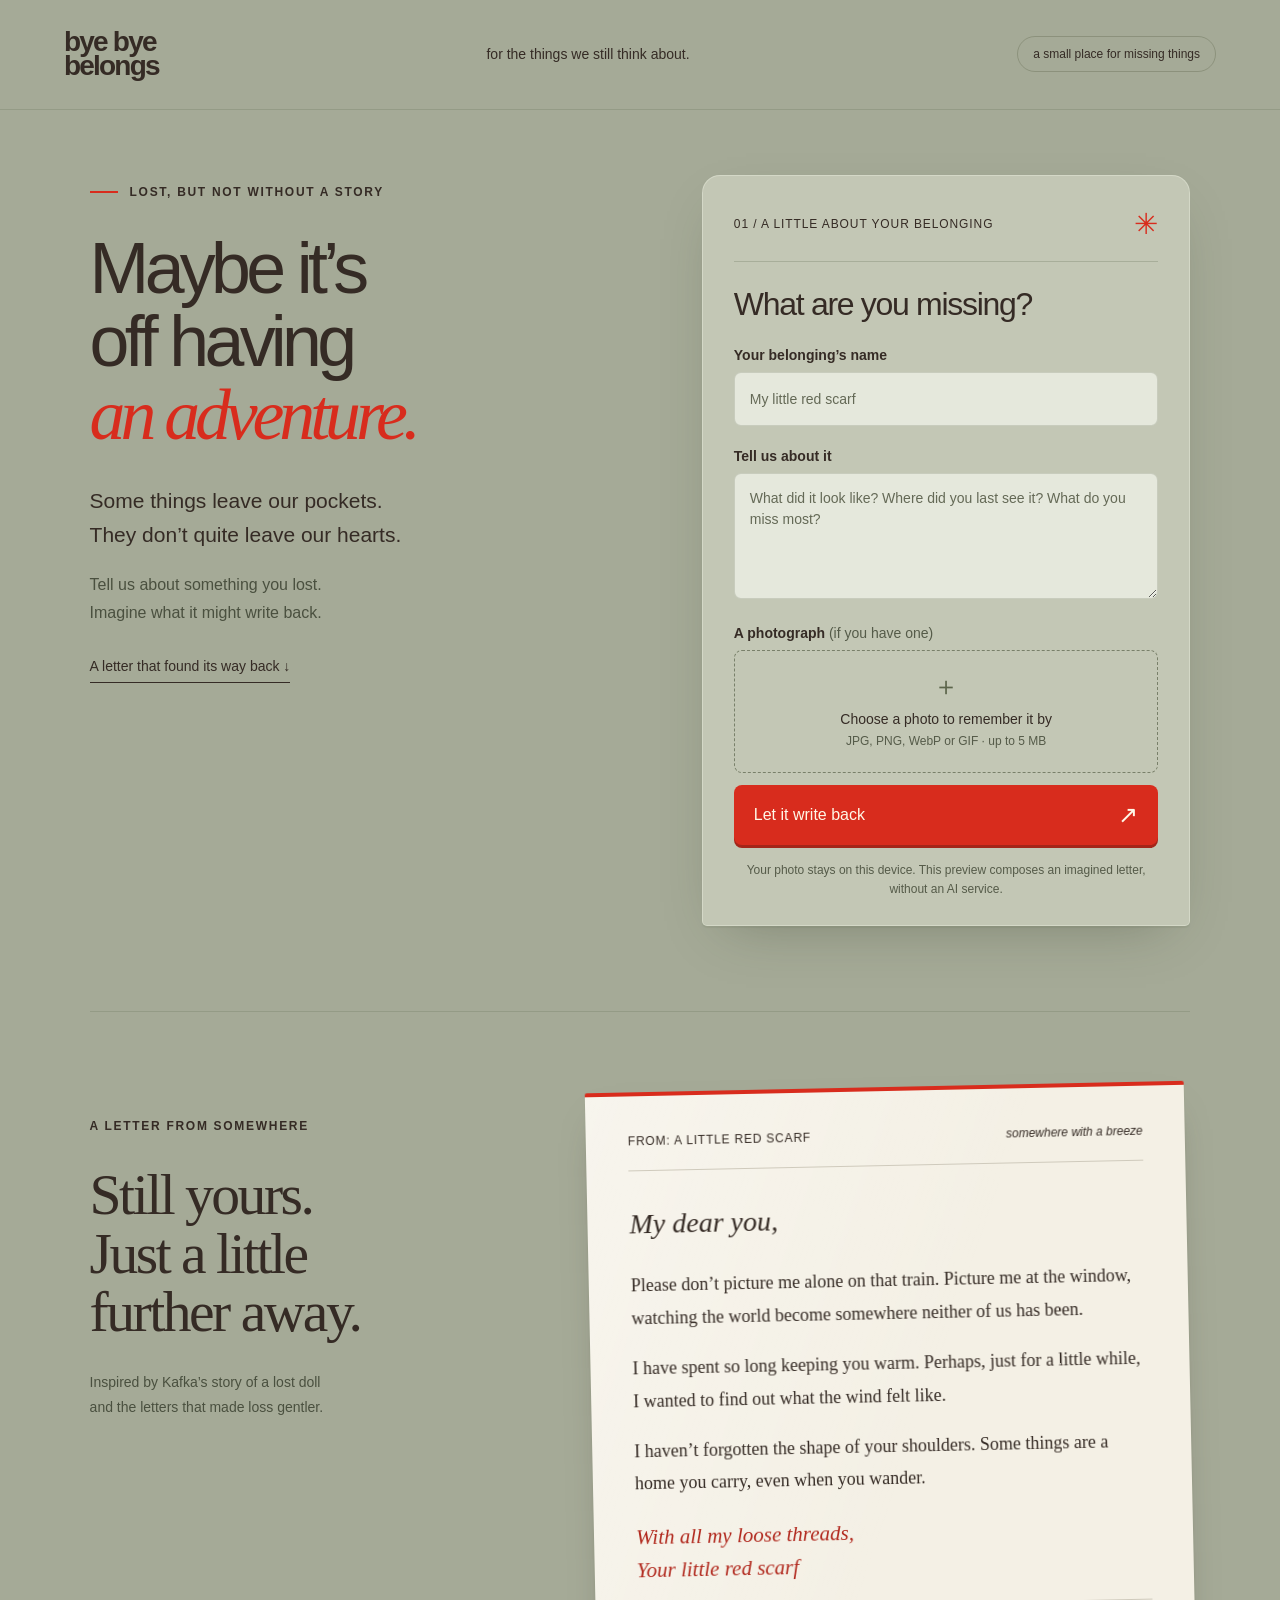
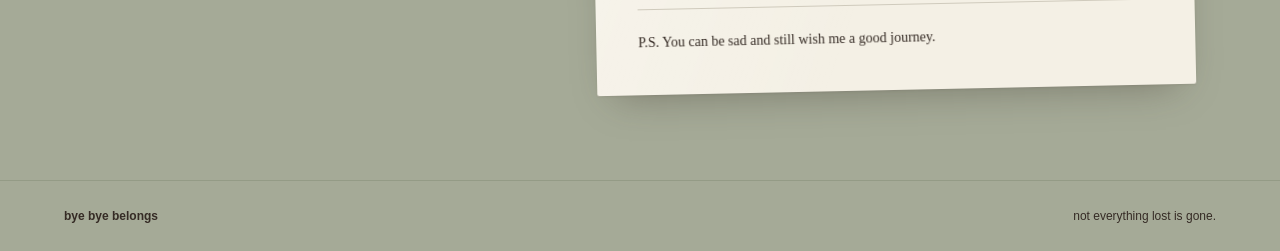
<file: index.html>
<!doctype html><html lang="en"><head><meta charset="utf-8"><meta name="viewport" content="width=device-width,initial-scale=1"><title>bye bye belongs</title><meta name="description" content="A little letter from something you lost."><link rel="stylesheet" href="style.css?v=2"><link rel="icon" href="data:image/svg+xml,%3Csvg xmlns='http://www.w3.org/2000/svg' viewBox='0 0 32 32'%3E%3Crect width='32' height='32' rx='8' fill='%23e83122'/%3E%3Ctext x='8' y='24' font-size='26' fill='white'%3Eb%3C/text%3E%3C/svg%3E"></head><body><header><a class="brand" href="index.html">bye bye<br> belongs</a><span class="header-note">for the things we still think about.</span><span class="edition">a small place for missing things</span></header><main class="home"><section class="intro"><p class="eyebrow">LOST, BUT NOT WITHOUT A STORY</p><h1>Maybe it’s<br> off having<br> <em>an adventure.</em></h1><p class="intro-copy">Some things leave our pockets.<br> They don’t quite leave our hearts.</p><p class="explanation">Tell us about something you lost.<br> Imagine what it might write back.</p><a class="sample-link" href="#sample">A letter that found its way back ↓</a></section><section class="form-panel"><div class="panel-top"><span>01 / A LITTLE ABOUT YOUR BELONGING</span><span>✳</span></div><h2>What are you missing?</h2><form id="object-form"><label for="object-name">Your belonging’s name</label><input id="object-name" name="name" required maxlength="80" placeholder="My little red scarf"><label for="description">Tell us about it</label><textarea id="description" name="description" required maxlength="1600" rows="4" placeholder="What did it look like? Where did you last see it? What do you miss most?"></textarea><label for="photo">A photograph <span class="optional">(if you have one)</span></label><div class="upload"><input id="photo" type="file" accept="image/jpeg,image/png,image/webp,image/gif"><span class="upload-symbol" aria-hidden="true">＋</span><span id="photo-label">Choose a photo to remember it by</span><small>JPG, PNG, WebP or GIF · up to 5 MB</small><img id="photo-preview" alt="Your selected belonging" hidden></div><p id="form-error" role="alert"></p><button type="submit">Let it write back <span aria-hidden="true">↗</span></button><p class="privacy">Your photo stays on this device. This preview composes an imagined letter, without an AI service.</p></form></section><section id="sample" class="sample"><div class="sample-intro"><p class="eyebrow">A LETTER FROM SOMEWHERE</p><h2>Still yours.<br> Just a little<br> further away.</h2><p>Inspired by Kafka’s story of a lost doll<br> and the letters that made loss gentler.</p></div><article class="paper"><div class="letter-meta"><span>FROM: A LITTLE RED SCARF</span><span>somewhere with a breeze</span></div><p class="salutation">My dear you,</p><p>Please don’t picture me alone on that train. Picture me at the window, watching the world become somewhere neither of us has been.</p><p>I have spent so long keeping you warm. Perhaps, just for a little while, I wanted to find out what the wind felt like.</p><p>I haven’t forgotten the shape of your shoulders. Some things are a home you carry, even when you wander.</p><p class="signature">With all my loose threads,<br> Your little red scarf</p><span class="postscript">P.S. You can be sad and still wish me a good journey.</span></article></section></main><footer><span>bye bye belongs</span><span>not everything lost is gone.</span></footer><script src="app.js?v=2"></script></body></html>
</file>
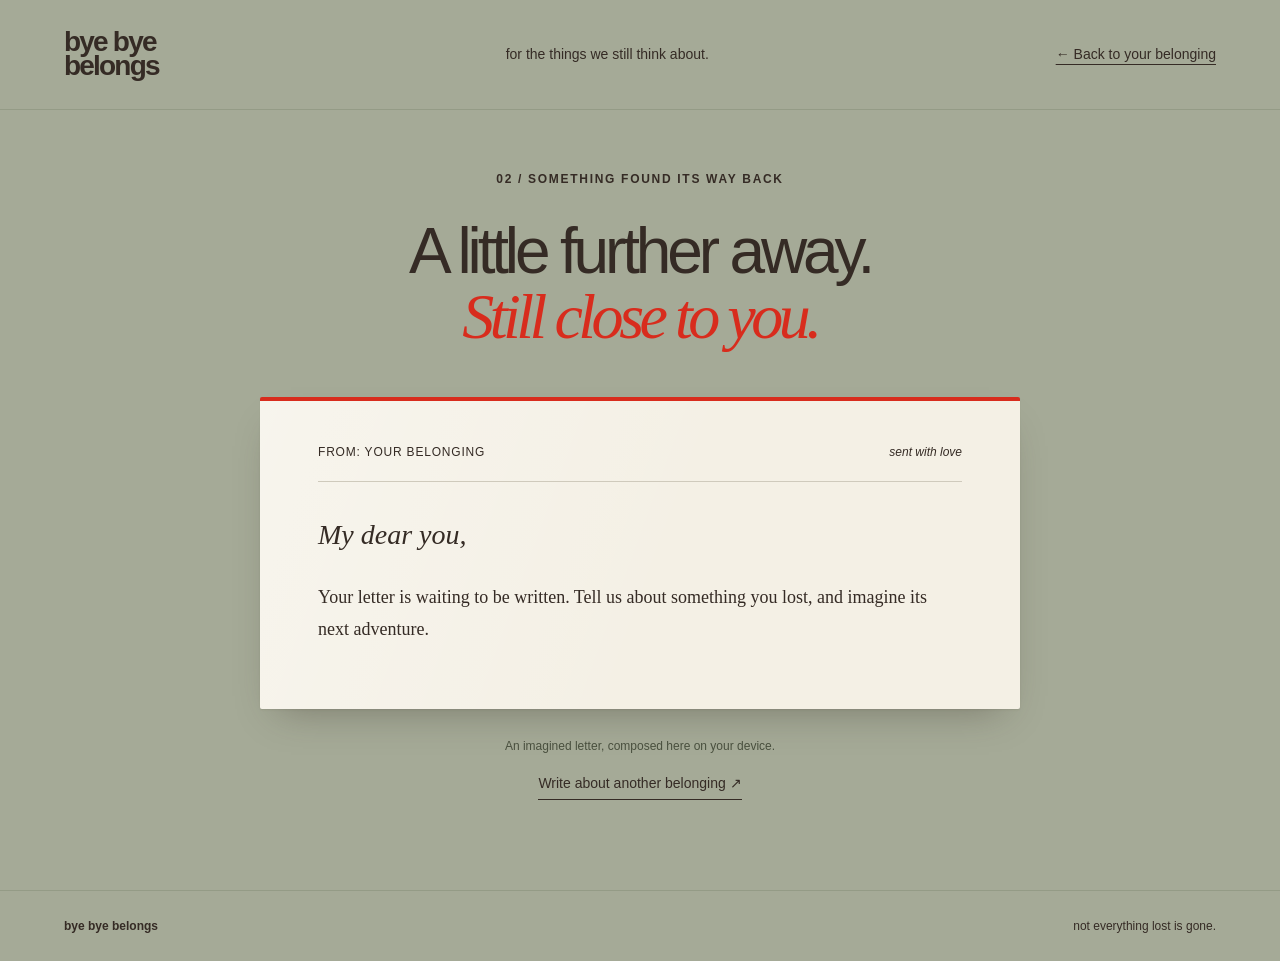
<file: letter.html>
<!doctype html><html lang="en"><head><meta charset="utf-8"><meta name="viewport" content="width=device-width,initial-scale=1"><title>A letter for you · bye bye belongs</title><link rel="stylesheet" href="style.css?v=2"><link rel="icon" href="data:image/svg+xml,%3Csvg xmlns='http://www.w3.org/2000/svg' viewBox='0 0 32 32'%3E%3Crect width='32' height='32' rx='8' fill='%23e83122'/%3E%3Ctext x='8' y='24' font-size='26' fill='white'%3Eb%3C/text%3E%3C/svg%3E"></head><body><header><a class="brand" href="index.html">bye bye<br> belongs</a><span class="header-note">for the things we still think about.</span><a class="back" href="index.html">← Back to your belonging</a></header><main class="letter-page"><p class="eyebrow">02 / SOMETHING FOUND ITS WAY BACK</p><h1>A little further away.<br> <em>Still close to you.</em></h1><article class="paper" id="result-letter"><div class="letter-meta"><span id="letter-from">FROM: YOUR BELONGING</span><span>sent with love</span></div><p class="salutation">My dear you,</p><div id="letter-body"><p>Your letter is waiting to be written. Tell us about something you lost, and imagine its next adventure.</p></div><p class="signature" id="letter-signature"></p></article><p class="letter-note">An imagined letter, composed here on your device.</p><a class="sample-link" href="index.html">Write about another belonging ↗</a></main><footer><span>bye bye belongs</span><span>not everything lost is gone.</span></footer><script src="app.js?v=2"></script></body></html>
</file>
<file: style.css>
:root {
  --ground: #a5aa97;
  --ink: #352b25;
  --muted: #555b49;
  --red: #d82c1d;
  --paper: #f4f0e5;
  --line: #747b6355;
  --ease: cubic-bezier(.2,.75,.25,1);
}
* { box-sizing: border-box; }
html { scroll-behavior: smooth; scroll-padding-top: 30px; }
body { margin: 0; background: var(--ground); color: var(--ink); font-family: ui-rounded, 'Trebuchet MS', sans-serif; font-size: 16px; -webkit-font-smoothing: antialiased; }
::selection { background: var(--red); color: var(--paper); }
a { color: inherit; }
header { max-width: 1480px; margin: auto; padding: 30px 5%; display: flex; align-items: center; justify-content: space-between; gap: 24px; border-bottom: 1px solid var(--line); }
.brand { font-weight: 900; font-size: 28px; line-height: .87; letter-spacing: -1.8px; text-decoration: none; transition: color .25s; }
.brand:hover { color: var(--red); }
.header-note { font-size: 14px; }
.edition { font-size: 12px; padding: 10px 15px; border: 1px solid #747b6380; border-radius: 99px; }
.home { max-width: 1440px; margin: auto; padding: 65px 7% 90px; display: grid; grid-template-columns: minmax(0,1.12fr) minmax(0,1fr); gap: 85px 65px; }
.intro { padding-top: 8px; }
.eyebrow { font-size: 12px; letter-spacing: 1.7px; font-weight: 700; margin: 0 0 30px; line-height: 1.6; }
.intro .eyebrow { display: flex; align-items: center; gap: 12px; }
.intro .eyebrow::before { content: ''; width: 28px; height: 2px; background: var(--red); flex: none; }
h1 { font-size: clamp(48px,5.6vw,82px); line-height: 1.02; letter-spacing: -.065em; margin: 0 0 28px; font-weight: 500; }
h1 em { display: inline-block; font-family: 'Iowan Old Style', 'Palatino Linotype', Georgia, serif; color: var(--red); font-weight: 400; letter-spacing: -.07em; }
.intro-copy { font-size: 21px; line-height: 1.6; margin: 32px 0 20px; }
.explanation { font-size: 16px; line-height: 1.7; color: #4a503f; margin: 0 0 22px; }
.sample-link { font-size: 14px; display: inline-block; padding: 10px 0 8px; text-decoration: none; border-bottom: 1px solid var(--ink); transition: color .25s, border-color .25s, transform .25s; }
.sample-link:hover { color: var(--red); border-color: var(--red); transform: translateY(-2px); }
.form-panel { background: #c3c7b5; padding: 27px 31px 25px; border: 1px solid #eef0e166; border-radius: 18px 18px 5px 5px; box-shadow: 0 2px 1px #343d1910, 0 20px 55px -25px #333b2860; align-self: start; position: relative; }
.panel-top { display: flex; align-items: center; justify-content: space-between; gap: 16px; font-size: 12px; line-height: 1.5; letter-spacing: .9px; border-bottom: 1px solid var(--line); padding-bottom: 15px; }
.panel-top span:last-child { color: var(--red); font-size: 29px; display: inline-block; transition: transform .7s var(--ease); }
.form-panel:focus-within .panel-top span:last-child { transform: rotate(90deg); }
h2 { font-weight: 500; letter-spacing: -1.3px; font-size: 32px; margin: 24px 0; }
label { display: block; margin: 22px 0 9px; font-size: 14px; font-weight: 700; }
.optional { font-weight: 400; color: var(--muted); }
input:not([type=file]), textarea { width: 100%; padding: 14px 15px; border: 1px solid #858b764d; background: #e5e8dc; border-radius: 7px; font: inherit; line-height: 1.5; color: var(--ink); transition: background .25s, border-color .25s, box-shadow .25s; }
textarea { resize: vertical; min-height: 120px; }
input:not([type=file]):focus, textarea:focus { background: #f0f1e9; border-color: #727b60; box-shadow: 0 0 0 4px #747b631c; outline: none; }
input::placeholder, textarea::placeholder { color: #646956; font-size: 14px; }
.upload { position: relative; border: 1px dashed #79806a; border-radius: 8px; padding: 18px; text-align: center; display: flex; align-items: center; flex-direction: column; gap: 7px; min-height: 123px; font-size: 14px; transition: background .25s, border-color .25s; }
.upload:hover, .upload:focus-within { background: #d4d8c7; border-color: var(--ink); }
.upload input { position: absolute; inset: 0; width: 100%; height: 100%; opacity: 0; cursor: pointer; }
.upload:focus-within { outline: 2px solid var(--red); outline-offset: 4px; }
.upload small { font-size: 12px; color: var(--muted); }
.upload-symbol { font-size: 26px; color: #5c654b; transition: transform .35s var(--ease); }
.upload:hover .upload-symbol { transform: translateY(-3px); }
#photo-label { max-width: 100%; overflow-wrap: anywhere; }
#photo-preview { width: 100%; height: 160px; object-fit: contain; border-radius: 4px; }
#form-error { color: #9d1d12; font-size: 14px; margin: 12px 0; }
button { width: 100%; background: var(--red); color: #fff8e8; font: inherit; border: 0; border-radius: 8px; padding: 16px 20px; text-align: left; cursor: pointer; display: flex; justify-content: space-between; align-items: center; box-shadow: 0 3px 0 #a42519; transition: background .25s, transform .25s, box-shadow .25s; }
button:hover { background: #c6291b; transform: translateY(-2px); box-shadow: 0 5px 0 #a42519; }
button:active { transform: translateY(2px); box-shadow: 0 1px 0 #a42519; }
button:disabled { cursor: progress; }
button span { font-size: 24px; transition: transform .3s var(--ease); }
button:hover span { transform: translate(3px,-3px); }
.privacy { font-size: 12px; line-height: 1.6; color: var(--muted); text-align: center; margin: 16px 0 0; }
.sample { grid-column: 1/-1; border-top: 1px solid var(--line); padding-top: 75px; display: grid; grid-template-columns: minmax(0,1fr) minmax(0,1.42fr); gap: 80px; }
.sample-intro { padding-top: 30px; }
.sample-intro h2 { font-family: 'Iowan Old Style', Georgia, serif; font-size: clamp(42px,4.5vw,62px); line-height: 1.02; letter-spacing: -2.5px; margin-bottom: 28px; }
.sample-intro>p:last-child { font-size: 14px; line-height: 1.8; color: #4a503f; }
.paper { background: linear-gradient(110deg,#ffffff50,transparent 55%),var(--paper); padding: 36px 42px 40px; box-shadow: 0 1px 2px #372e2715, 0 18px 38px -18px #372e2765; transform: rotate(-1.2deg); font-family: 'Iowan Old Style',Georgia,serif; font-size: 18px; line-height: 1.8; border-top: 4px solid var(--red); border-radius: 2px; position: relative; overflow-wrap: anywhere; }
.sample .paper { transition: transform .65s var(--ease), box-shadow .65s; }
@media(hover:hover) { .sample .paper:hover { transform: rotate(0deg) translateY(-4px); box-shadow: 0 24px 48px -20px #372e2770; } }
.letter-meta { font-family: 'Trebuchet MS',sans-serif; display: flex; gap: 16px; justify-content: space-between; align-items: start; font-size: 12px; line-height: 1.5; letter-spacing: .8px; border-bottom: 1px solid #cfcabc; padding-bottom: 20px; }
.letter-meta span:last-child { font-style: italic; letter-spacing: 0; text-align: right; }
.salutation { font-size: 28px; font-style: italic; margin-bottom: 20px; }
.signature { font-style: italic; color: #b1291e; font-size: 21px; line-height: 1.6; }
.postscript { display: block; font-size: 14px; border-top: 1px solid #cfcabc; padding-top: 20px; }
footer { border-top: 1px solid var(--line); display: flex; justify-content: space-between; gap: 20px; max-width: 1440px; margin: auto; padding: 28px 5%; font-size: 12px; }
footer span:first-child { font-weight: bold; }
.letter-page { max-width: 820px; margin: 60px auto 90px; padding: 0 30px; text-align: center; }
.letter-page h1 { font-size: clamp(40px,5vw,64px); margin-bottom: 48px; }
.letter-page .paper { text-align: left; transform: none; padding: 42px 58px; }
.letter-note { font-size: 12px; margin-top: 30px; color: #4a503f; }
.back { font-size: 14px; text-underline-offset: 5px; }
*:focus-visible { outline: 3px solid var(--red); outline-offset: 4px; }
img[hidden] { display: none; }
/* Finite, quiet entrances. Content remains visible when scripts are unavailable. */
@keyframes arrive { from { opacity: 0; transform: translateY(18px); } to { opacity: 1; transform: translateY(0); } }
@keyframes ink { from { opacity: 0; } to { opacity: 1; } }
@media(prefers-reduced-motion:no-preference) {
  .intro .eyebrow { animation: arrive .7s var(--ease) both; }
  .intro h1 { animation: arrive .85s .08s var(--ease) both; }
  .intro-copy, .explanation, .intro .sample-link { animation: arrive .85s .18s var(--ease) both; }
  .form-panel { animation: arrive .9s .15s var(--ease) both; }
  .letter-page > .eyebrow, .letter-page > h1 { animation: arrive .8s var(--ease) both; }
  .letter-page .paper { animation: arrive 1s .12s var(--ease) both; }
  #letter-body p { animation: ink .8s var(--ease) both; animation-delay: calc(var(--paragraph,0) * 100ms + 300ms); }
  .reveal { opacity: 0; transform: translateY(20px); transition: opacity .8s var(--ease), transform .8s var(--ease); }
  .reveal.is-visible { opacity: 1; transform: translateY(0); }
  body.leaving main { opacity: .45; transform: translateY(-5px); transition: opacity .25s, transform .25s; }
}
@media(max-width:950px) {
  .edition { display: none; }
  .home { padding: 50px 5% 70px; gap: 55px 35px; }
  .sample { gap: 40px; }
  .form-panel { padding: 24px; }
  h1 { font-size: clamp(48px,6.8vw,65px); }
  .paper { padding: 30px; }
}
@media(max-width:680px) {
  header { padding: 25px 6%; }
  .header-note { font-size: 12px; max-width: 145px; text-align: right; }
  .brand { font-size: 25px; }
  .home { grid-template-columns: minmax(0,1fr); padding: 35px 6% 60px; gap: 35px; }
  .intro { padding: 0; }
  .eyebrow { font-size: 12px; letter-spacing: 1px; margin-bottom: 22px; }
  h1 { font-size: clamp(43px,10.5vw,66px); }
  .intro h1 br:nth-of-type(2) { display: none; }
  .intro-copy { font-size: 18px; line-height: 1.5; margin: 22px 0 14px; }
  .explanation { margin-bottom: 12px; }
  .sample { grid-template-columns: minmax(0,1fr); gap: 25px; padding-top: 35px; }
  .sample-intro { padding-top: 0; }
  .sample-intro h2 { font-size: 44px; max-width: 330px; }
  .sample-intro h2 br { display: none; }
  .paper { transform: none; padding: 25px; font-size: 17px; }
  .letter-meta { flex-wrap: wrap; }
  .letter-meta span:last-child { text-align: left; }
  .letter-page { margin-top: 40px; padding: 0 6%; }
  .letter-page h1 { font-size: 42px; }
  .letter-page .paper { padding: 25px; }
  header:has(.back) .header-note { display: none; }
  .back { max-width: 145px; text-align: right; line-height: 1.5; }
}
@media(prefers-reduced-motion:reduce) {
  html { scroll-behavior: auto; }
  *, *::before, *::after { animation: none !important; transition: none !important; }
}
</file>
